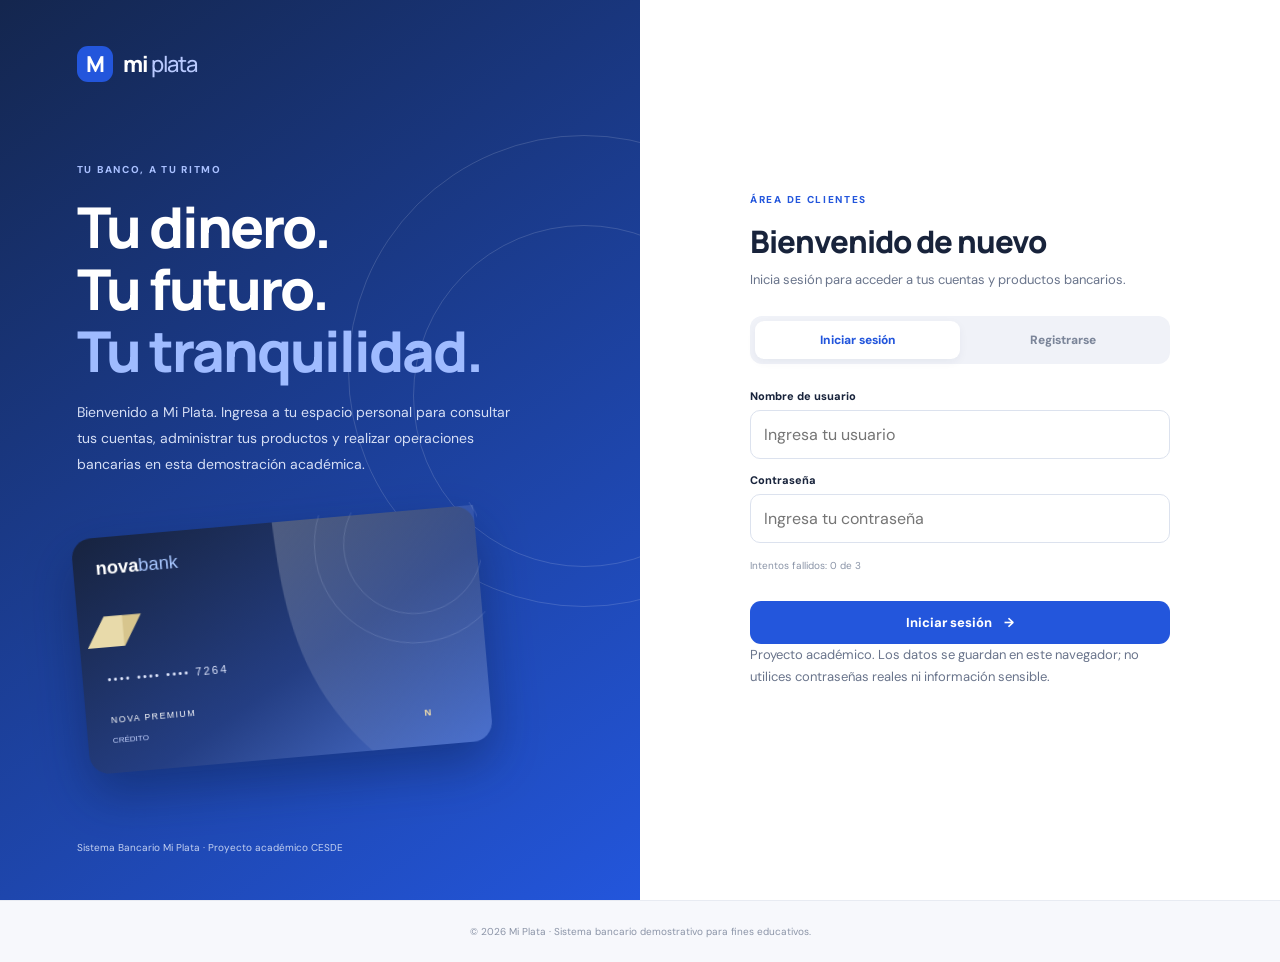
<file: index.html>
<!doctype html>
<html lang="es">
  <head>
    <meta charset="UTF-8" />
    <meta name="viewport" content="width=device-width, initial-scale=1.0" />
    <meta
      name="description"
      content="Accede a Mi Plata, tu sistema bancario académico."
    />
    <title>Mi Plata | Acceso</title>
    <link rel="icon" href="assets/images/favicon.svg" type="image/svg+xml" />
    <link rel="stylesheet" href="css/auth-pages.css" />
    <script src="js/auth.js" defer></script>
  </head>
  <body>
    <main class="auth-page">
      <section class="auth-visual">
        <a class="brand" href="index.html"
          ><span class="brand-mark">M</span
          ><span>mi <span class="brand-light">plata</span></span></a
        >
        <div class="visual-copy">
          <span class="eyebrow">TU BANCO, A TU RITMO</span>
          <h1>Tu dinero.<br />Tu futuro.<br /><em>Tu tranquilidad.</em></h1>
          <p>
            Bienvenido a Mi Plata. Ingresa a tu espacio personal para consultar
            tus cuentas, administrar tus productos y realizar operaciones
            bancarias en esta demostración académica.
          </p>
          <img
            class="visual-card"
            src="assets/images/card-premium.svg"
            alt="Tarjeta ilustrativa de Mi Plata"
          />
        </div>
        <div class="visual-footer">
          Sistema Bancario Mi Plata · Proyecto académico CESDE
        </div>
      </section>
      <section class="auth-panel">
        <div class="auth-box">
          <span class="eyebrow">ÁREA DE CLIENTES</span>
          <h2 id="auth-title">Bienvenido de nuevo</h2>
          <p id="auth-subtitle">
            Inicia sesión para acceder a tus cuentas y productos bancarios.
          </p>
          <div class="auth-tabs">
            <button type="button" class="active" data-mode="login">
              Iniciar sesión</button
            ><button type="button" data-mode="register">Registrarse</button>
          </div>
          <div id="auth-message" class="message" hidden role="status"></div>
          <form id="login-form" class="auth-form">
            <label for="login-username">Nombre de usuario</label
            ><input
              id="login-username"
              autocomplete="username"
              required
              placeholder="Ingresa tu usuario"
            /><label for="login-password">Contraseña</label
            ><input
              id="login-password"
              type="password"
              autocomplete="current-password"
              required
              placeholder="Ingresa tu contraseña"
            />
            <p class="auth-note" id="login-attempts">
              Intentos fallidos: 0 de 3
            </p>
            <button class="btn btn-primary btn-full" type="submit">
              Iniciar sesión <span>→</span>
            </button>
          </form>
          <form id="register-form" class="auth-form" hidden>
            <label for="reg-id">Número de identificación</label
            ><input
              id="reg-id"
              required
              placeholder="Cédula o pasaporte"
            /><label for="reg-name">Nombre completo</label
            ><input
              id="reg-name"
              autocomplete="name"
              required
              placeholder="Nombre y apellidos"
            /><label for="reg-phone">Número de celular</label
            ><input
              id="reg-phone"
              autocomplete="tel"
              required
              placeholder="300 000 0000"
            /><label for="reg-username">Nombre de usuario único</label
            ><input
              id="reg-username"
              autocomplete="username"
              required
              placeholder="Crea tu usuario"
            /><label for="reg-password">Contraseña (mínimo 6 caracteres)</label
            ><input
              id="reg-password"
              type="password"
              minlength="6"
              autocomplete="new-password"
              required
              placeholder="Crea una contraseña"
            /><label for="reg-confirm">Confirmar contraseña</label
            ><input
              id="reg-confirm"
              type="password"
              minlength="6"
              autocomplete="new-password"
              required
              placeholder="Repite tu contraseña"
            /><button class="btn btn-primary btn-full" type="submit">
              Crear cuenta <span>→</span>
            </button>
          </form>
          <p class="auth-note">
            Proyecto académico. Los datos se guardan en este navegador; no
            utilices contraseñas reales ni información sensible.
          </p>
        </div>
      </section>
    </main>
    <footer class="footer">
      © 2026 Mi Plata · Sistema bancario demostrativo para fines educativos.
    </footer>
  </body>
</html>
</file>
<file: css/auth-pages.css>
@import url('https://fonts.googleapis.com/css2?family=DM+Sans:wght@400;500;600;700&family=Manrope:wght@400;500;600;700;800&display=swap');
:root{--navy:#101e3b;--blue:#2356dc;--ink:#18233b;--muted:#69748b;--line:#e8ebf2;--paper:#f7f8fc}*{box-sizing:border-box}body{margin:0;color:var(--ink);font-family:'DM Sans',sans-serif;background:var(--paper)}button,input,select{font:inherit}button,a{cursor:pointer}a{text-decoration:none;color:inherit}.brand{display:flex;align-items:center;gap:10px;font:800 22px Manrope,sans-serif;letter-spacing:-1px}.brand-mark{width:36px;height:36px;border-radius:11px;background:var(--blue);display:grid;place-items:center;color:#fff}.brand-light{color:#8792a7;font-weight:500}.eyebrow{font-size:10px;letter-spacing:1.7px;font-weight:800;color:var(--blue)}.btn{display:inline-flex;justify-content:center;align-items:center;gap:12px;border:0;border-radius:11px;padding:13px 18px;font-size:13px;font-weight:800}.btn-primary{background:var(--blue);color:#fff}.btn-outline{border:1px solid #dce2ef;background:#fff;color:var(--ink)}.btn-full{width:100%;margin-top:17px}.auth-page{min-height:100vh;display:grid;grid-template-columns:1fr 1fr;background:#fff}.auth-visual{background:linear-gradient(145deg,#14264e,#2356dc);color:#fff;padding:46px clamp(30px,6vw,90px);display:flex;flex-direction:column;justify-content:space-between;position:relative;overflow:hidden}.auth-visual:before,.auth-visual:after{content:'';position:absolute;border:1px solid #ffffff25;border-radius:50%;width:470px;height:470px;right:-180px;top:15%;pointer-events:none}.auth-visual:after{width:340px;height:340px;right:-115px;top:25%}.auth-visual .brand-light{color:#b9caff}.auth-visual .eyebrow{color:#a9c0ff}.visual-copy{position:relative;z-index:1;max-width:520px;margin:auto 0}.visual-copy h1{font:800 clamp(38px,4.4vw,61px)/1.1 Manrope,sans-serif;letter-spacing:-2px;margin:18px 0}.visual-copy h1 em{font-style:normal;color:#9fbbff}.visual-copy p{max-width:440px;color:#d5def5;line-height:1.85;font-size:14px}.visual-card{width:min(410px,100%);margin:28px 0 0;filter:drop-shadow(0 22px 25px #07132b55);transform:rotate(-5deg)}.visual-footer{font-size:10px;color:#c4d1f0;position:relative;z-index:1}.auth-panel{padding:40px 24px;display:grid;place-items:center}.auth-box{width:min(420px,100%)}.auth-box h2{font:800 31px Manrope,sans-serif;letter-spacing:-1px;margin:12px 0 7px}.auth-box>p{font-size:13px;color:var(--muted);line-height:1.7;margin:0 0 25px}.auth-tabs{display:grid;grid-template-columns:1fr 1fr;padding:5px;background:#f0f2f8;border-radius:12px;margin-bottom:25px}.auth-tabs button{border:0;border-radius:9px;background:transparent;padding:11px;color:#7b8599;font-weight:800;font-size:12px}.auth-tabs button.active{background:#fff;color:var(--blue);box-shadow:0 3px 10px #17254b0d}.auth-form label{display:block;font-size:11px;font-weight:800;margin:14px 0 7px}.auth-form input{width:100%;border:1px solid #dce2ee;border-radius:10px;padding:13px;outline-color:#91aaff;background:white}.auth-note{font-size:10px;color:#8a94a7;line-height:1.6;margin-top:15px}.message{padding:12px;border-radius:10px;font-size:12px;margin:12px 0;background:#e1f8ed;color:#13784f}.message.error{background:#fff0ef;color:#b52e2a}[hidden]{display:none!important}
/* Authenticated area */
.portal-header{height:76px;background:#fff;border-bottom:1px solid var(--line);display:flex;align-items:center;justify-content:space-between;padding:0 max(4%,calc((100% - 1250px)/2));position:sticky;top:0;z-index:10}.portal-user{display:flex;align-items:center;gap:14px;font-size:12px}.portal-user strong{display:block}.portal-user small{color:var(--muted)}.portal-layout{max-width:1250px;margin:0 auto;padding:35px 22px 70px;display:grid;grid-template-columns:225px minmax(0,1fr);gap:25px}.sidebar{background:#fff;border:1px solid var(--line);border-radius:17px;padding:12px;height:max-content;position:sticky;top:98px}.sidebar-label{font-size:9px;letter-spacing:1.4px;color:#9aa3b5;font-weight:800;padding:10px 11px}.side-link{display:flex;gap:12px;align-items:center;padding:12px;border-radius:10px;color:#66718a;font-size:12px;font-weight:700;margin:3px 0}.side-link.active,.side-link:hover{background:#eaf0ff;color:var(--blue)}.portal-main{min-width:0}.page-heading{display:flex;justify-content:space-between;align-items:flex-end;gap:18px;margin:0 0 25px}.page-heading h1{font:800 clamp(27px,3vw,38px) Manrope,sans-serif;letter-spacing:-1.2px;margin:8px 0}.page-heading p{font-size:12px;color:var(--muted);margin:0}.grid-three{display:grid;grid-template-columns:repeat(3,minmax(0,1fr));gap:15px}.tile,.panel{background:#fff;border:1px solid var(--line);border-radius:16px;padding:21px;min-width:0}.tile span,.tile small{font-size:10px;color:var(--muted);display:block}.tile strong{display:block;font:800 clamp(18px,2vw,25px) Manrope,sans-serif;margin:9px 0;overflow-wrap:anywhere}.tile:nth-child(2){background:#eaf9f2}.tile:nth-child(3){background:#edf1ff}.panel{margin-top:17px}.panel h2{font:800 17px Manrope,sans-serif;margin:0 0 15px}.product-grid,.card-grid{display:grid;grid-template-columns:repeat(2,minmax(0,1fr));gap:16px}.product-item{border:1px solid var(--line);border-radius:16px;padding:23px;background:#fff}.product-item .product-symbol{width:43px;height:43px;display:grid;place-items:center;border-radius:13px;background:#edf1ff;color:var(--blue);font-size:21px;margin-bottom:20px}.product-item h3{font:800 18px Manrope,sans-serif;margin:6px 0}.product-item p{font-size:12px;color:var(--muted);line-height:1.8}.card-item{border:1px solid var(--line);border-radius:17px;overflow:hidden;background:white}.card-item img{display:block;width:100%;padding:18px 18px 0;aspect-ratio:1.75;object-fit:contain}.card-item .card-info{padding:18px}.card-info h3{font:800 18px Manrope,sans-serif;margin:0}.card-info p{font-size:12px;color:var(--muted);line-height:1.7}.card-info ul{font-size:11px;color:#59647a;padding-left:17px;line-height:2}.form-grid{display:grid;grid-template-columns:1fr 1fr;gap:14px}.field label{display:block;font-size:11px;font-weight:800;margin:13px 0 7px}.field input,.field select{width:100%;border:1px solid #dce2ee;border-radius:10px;padding:12px;background:white;color:var(--ink)}.field.full{grid-column:1/-1}.estimate{background:#eff3ff;border-radius:12px;padding:17px;margin-top:18px}.estimate span,.estimate small{display:block;font-size:10px;color:var(--muted)}.estimate strong{display:block;font:800 27px Manrope,sans-serif;color:var(--blue);margin:5px 0}.table-wrap{overflow-x:auto}table{width:100%;border-collapse:collapse;font-size:11px}td,th{text-align:left;padding:12px 9px;border-bottom:1px solid #edf0f5}th{color:#7b859b;font-size:9px;text-transform:uppercase}.empty{padding:22px 0;color:var(--muted);font-size:12px}.footer{padding:24px;text-align:center;color:#8b94a7;font-size:10px;border-top:1px solid var(--line)}.feedback{padding:12px 14px;background:#e1f8ed;color:#13784f;border-radius:10px;font-size:12px;margin-bottom:15px}.feedback.error{background:#fff0ef;color:#b52e2a}
@media(max-width:800px){.auth-page{grid-template-columns:1fr}.auth-visual{display:none}.auth-panel{min-height:100vh}.portal-layout{grid-template-columns:1fr;padding:20px 14px 45px}.sidebar{position:static;display:flex;overflow-x:auto;gap:4px}.sidebar-label{display:none}.side-link{white-space:nowrap;flex:0 0 auto;padding:10px}.grid-three{grid-template-columns:1fr}.portal-header{padding:0 15px}.portal-user small{display:none}}
@media(max-width:520px){.product-grid,.card-grid,.form-grid{grid-template-columns:1fr}.field.full{grid-column:auto}.page-heading{align-items:flex-start;flex-direction:column}.portal-header .brand{font-size:18px}.portal-header .brand-mark{width:31px;height:31px}.portal-user{gap:7px}.portal-user .btn{padding:9px;font-size:10px}.auth-box h2{font-size:28px}}

/* Catálogo y adquisición de tarjetas */
.purchase-catalog{grid-template-columns:repeat(3,minmax(0,1fr))}.purchase-catalog .card-item{display:flex;flex-direction:column}.purchase-catalog .card-info{display:flex;flex:1;flex-direction:column;align-items:stretch}.purchase-catalog .btn{margin-top:auto}.status-pill{display:inline-flex;align-self:flex-start;background:#e1f8ed;color:#13784f;border-radius:20px;padding:6px 10px;font-size:10px;font-weight:800}.panel-intro{font-size:12px;color:var(--muted);margin-top:-6px}.form-help{display:block;color:#8993a7;font-size:10px;line-height:1.6;margin-top:10px}.checkbox-field{display:flex!important;align-items:flex-start;gap:9px;font-weight:600!important}.checkbox-field input{width:auto;margin-top:2px;accent-color:var(--blue)}
@media(max-width:800px){.purchase-catalog{grid-template-columns:repeat(2,minmax(0,1fr))}}
@media(max-width:520px){.purchase-catalog{grid-template-columns:1fr}}
</file>
